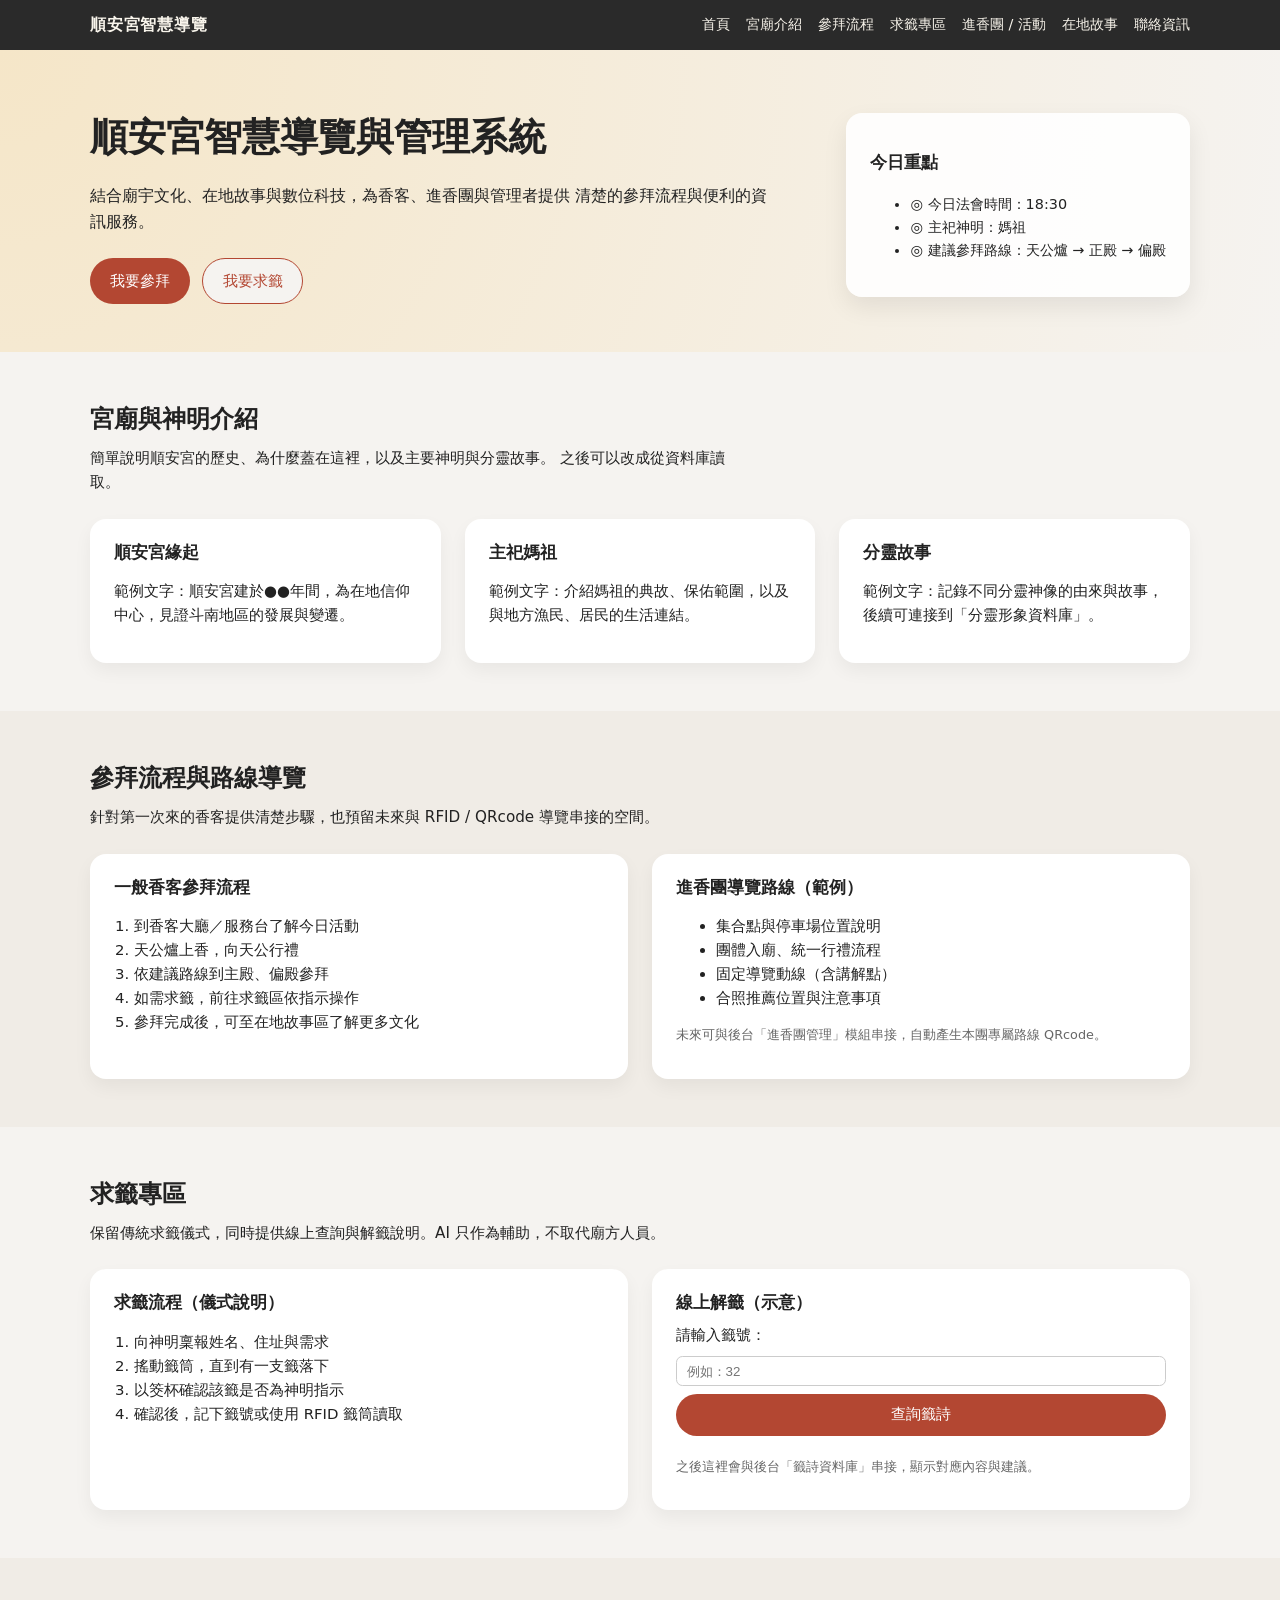
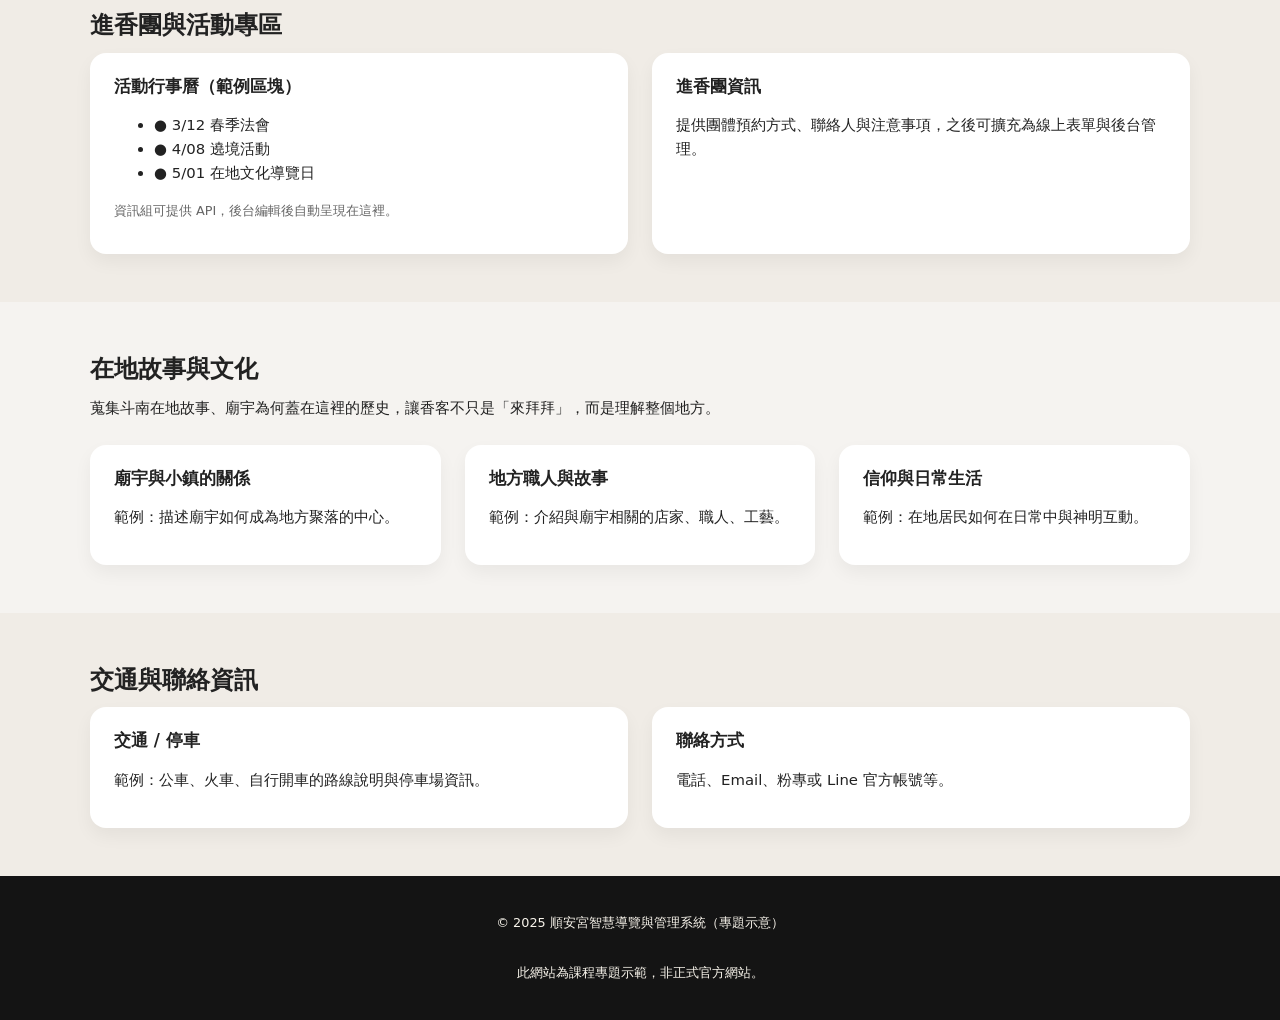
<file: index.html>
<!DOCTYPE html>
<html lang="zh-Hant">
<head>
  <meta charset="UTF-8" />
  <meta name="viewport" content="width=device-width, initial-scale=1.0" />
  <title>順安宮智慧導覽與管理系統</title>
  <link rel="stylesheet" href="css/style.css/style.css" />
</head>
<body>
  <!-- 頂部導覽列 -->
  <header class="site-header">
    <div class="container nav">
      <div class="logo">順安宮智慧導覽</div>
      <nav class="nav-links">
        <a href="#hero">首頁</a>
        <a href="#about">宮廟介紹</a>
        <a href="#flow">參拜流程</a>
        <a href="#fortune">求籤專區</a>
        <a href="#group">進香團 / 活動</a>
        <a href="#stories">在地故事</a>
        <a href="#contact">聯絡資訊</a>
      </nav>
    </div>
  </header>

  <!-- 首頁 Hero 區 -->
  <section id="hero" class="hero">
    <div class="container hero-content">
      <div class="hero-text">
        <h1>順安宮智慧導覽與管理系統</h1>
        <p>
          結合廟宇文化、在地故事與數位科技，為香客、進香團與管理者提供
          清楚的參拜流程與便利的資訊服務。
        </p>
        <div class="hero-actions">
          <a href="#flow" class="btn primary">我要參拜</a>
          <a href="#fortune" class="btn secondary">我要求籤</a>
        </div>
      </div>
      <div class="hero-side">
        <div class="hero-card">
          <h3>今日重點</h3>
          <ul>
            <li>◎ 今日法會時間：18:30</li>
            <li>◎ 主祀神明：媽祖</li>
            <li>◎ 建議參拜路線：天公爐 → 正殿 → 偏殿</li>
          </ul>
        </div>
      </div>
    </div>
  </section>

  <!-- 宮廟與神明介紹 -->
  <section id="about" class="section">
    <div class="container">
      <h2 class="section-title">宮廟與神明介紹</h2>
      <p class="section-intro">
        簡單說明順安宮的歷史、為什麼蓋在這裡，以及主要神明與分靈故事。
        之後可以改成從資料庫讀取。
      </p>
      <div class="grid-3">
        <article class="card">
          <h3>順安宮緣起</h3>
          <p>
            範例文字：順安宮建於●●年間，為在地信仰中心，見證斗南地區的發展與變遷。
          </p>
        </article>
        <article class="card">
          <h3>主祀媽祖</h3>
          <p>
            範例文字：介紹媽祖的典故、保佑範圍，以及與地方漁民、居民的生活連結。
          </p>
        </article>
        <article class="card">
          <h3>分靈故事</h3>
          <p>
            範例文字：記錄不同分靈神像的由來與故事，後續可連接到「分靈形象資料庫」。
          </p>
        </article>
      </div>
    </div>
  </section>

  <!-- 參拜流程與路線導覽 -->
  <section id="flow" class="section section-alt">
    <div class="container">
      <h2 class="section-title">參拜流程與路線導覽</h2>
      <p class="section-intro">
        針對第一次來的香客提供清楚步驟，也預留未來與 RFID / QRcode 導覽串接的空間。
      </p>
      <div class="grid-2">
        <div class="card">
          <h3>一般香客參拜流程</h3>
          <ol class="flow-list">
            <li>到香客大廳／服務台了解今日活動</li>
            <li>天公爐上香，向天公行禮</li>
            <li>依建議路線到主殿、偏殿參拜</li>
            <li>如需求籤，前往求籤區依指示操作</li>
            <li>參拜完成後，可至在地故事區了解更多文化</li>
          </ol>
        </div>
        <div class="card">
          <h3>進香團導覽路線（範例）</h3>
          <ul>
            <li>集合點與停車場位置說明</li>
            <li>團體入廟、統一行禮流程</li>
            <li>固定導覽動線（含講解點）</li>
            <li>合照推薦位置與注意事項</li>
          </ul>
          <p class="hint">
            未來可與後台「進香團管理」模組串接，自動產生本團專屬路線 QRcode。
          </p>
        </div>
      </div>
    </div>
  </section>

  <!-- 求籤專區 -->
  <section id="fortune" class="section">
    <div class="container">
      <h2 class="section-title">求籤專區</h2>
      <p class="section-intro">
        保留傳統求籤儀式，同時提供線上查詢與解籤說明。AI 只作為輔助，不取代廟方人員。
      </p>
      <div class="grid-2">
        <div class="card">
          <h3>求籤流程（儀式說明）</h3>
          <ol class="flow-list">
            <li>向神明稟報姓名、住址與需求</li>
            <li>搖動籤筒，直到有一支籤落下</li>
            <li>以筊杯確認該籤是否為神明指示</li>
            <li>確認後，記下籤號或使用 RFID 籤筒讀取</li>
          </ol>
        </div>
        <div class="card">
          <h3>線上解籤（示意）</h3>
          <form class="fortune-form">
            <label for="fortune-number">請輸入籤號：</label>
            <input
              type="number"
              id="fortune-number"
              name="fortune-number"
              placeholder="例如：32"
            />
            <button type="button" class="btn primary">
              查詢籤詩
            </button>
            <p class="hint">
              之後這裡會與後台「籤詩資料庫」串接，顯示對應內容與建議。
            </p>
          </form>
        </div>
      </div>
    </div>
  </section>

  <!-- 進香團 / 活動專區 -->
  <section id="group" class="section section-alt">
    <div class="container">
      <h2 class="section-title">進香團與活動專區</h2>
      <div class="grid-2">
        <div class="card">
          <h3>活動行事曆（範例區塊）</h3>
          <ul>
            <li>● 3/12 春季法會</li>
            <li>● 4/08 遶境活動</li>
            <li>● 5/01 在地文化導覽日</li>
          </ul>
          <p class="hint">
            資訊組可提供 API，後台編輯後自動呈現在這裡。
          </p>
        </div>
        <div class="card">
          <h3>進香團資訊</h3>
          <p>
            提供團體預約方式、聯絡人與注意事項，之後可擴充為線上表單與後台管理。
          </p>
        </div>
      </div>
    </div>
  </section>

  <!-- 在地故事與文化 -->
  <section id="stories" class="section">
    <div class="container">
      <h2 class="section-title">在地故事與文化</h2>
      <p class="section-intro">
        蒐集斗南在地故事、廟宇為何蓋在這裡的歷史，讓香客不只是「來拜拜」，而是理解整個地方。
      </p>
      <div class="grid-3">
        <article class="card">
          <h3>廟宇與小鎮的關係</h3>
          <p>範例：描述廟宇如何成為地方聚落的中心。</p>
        </article>
        <article class="card">
          <h3>地方職人與故事</h3>
          <p>範例：介紹與廟宇相關的店家、職人、工藝。</p>
        </article>
        <article class="card">
          <h3>信仰與日常生活</h3>
          <p>範例：在地居民如何在日常中與神明互動。</p>
        </article>
      </div>
    </div>
  </section>

  <!-- 聯絡資訊 -->
  <section id="contact" class="section section-alt">
    <div class="container">
      <h2 class="section-title">交通與聯絡資訊</h2>
      <div class="grid-2">
        <div class="card">
          <h3>交通 / 停車</h3>
          <p>範例：公車、火車、自行開車的路線說明與停車場資訊。</p>
        </div>
        <div class="card">
          <h3>聯絡方式</h3>
          <p>電話、Email、粉專或 Line 官方帳號等。</p>
        </div>
      </div>
    </div>
  </section>

  <!-- 頁尾 -->
  <footer class="site-footer">
    <div class="container footer-inner">
      <p>© 2025 順安宮智慧導覽與管理系統（專題示意）</p>
      <p class="footer-note">此網站為課程專題示範，非正式官方網站。</p>
    </div>
  </footer>

  <script src="js/main.js"></script>
</body>
</html>
</file>
<file: css/style.css/style.css>
*,
*::before,
*::after {
  box-sizing: border-box;
}

body {
  margin: 0;
  font-family: system-ui, -apple-system, BlinkMacSystemFont, "Segoe UI",
    sans-serif;
  line-height: 1.6;
  background-color: #f5f3f0;
  color: #222;
}

/* 共用容器 */

.container {
  width: min(1100px, 100% - 2rem);
  margin: 0 auto;
}

/* 導覽列 */

.site-header {
  position: sticky;
  top: 0;
  z-index: 100;
  background: rgba(20, 20, 20, 0.9);
  color: #f9f5ec;
  backdrop-filter: blur(6px);
}

.nav {
  display: flex;
  align-items: center;
  justify-content: space-between;
  padding: 0.75rem 0;
}

.logo {
  font-weight: 700;
  letter-spacing: 0.05em;
}

.nav-links {
  display: flex;
  gap: 1rem;
  flex-wrap: wrap;
}

.nav-links a {
  color: #f9f5ec;
  text-decoration: none;
  font-size: 0.9rem;
}

.nav-links a:hover {
  text-decoration: underline;
}

/* Hero 區 */

.hero {
  padding: 3.5rem 0 3rem;
  background: radial-gradient(circle at top left, #f5e6c8, #f5f3f0);
}

.hero-content {
  display: grid;
  grid-template-columns: minmax(0, 2fr) minmax(0, 1.1fr);
  gap: 2rem;
  align-items: center;
}

.hero-text h1 {
  margin: 0 0 1rem;
  font-size: clamp(1.9rem, 3vw, 2.4rem);
}

.hero-text p {
  margin-bottom: 1.5rem;
}

.hero-actions {
  display: flex;
  gap: 0.75rem;
  flex-wrap: wrap;
}

/* 按鈕 */

.btn {
  display: inline-flex;
  align-items: center;
  justify-content: center;
  padding: 0.6rem 1.2rem;
  border-radius: 999px;
  border: 1px solid transparent;
  font-size: 0.95rem;
  cursor: pointer;
  text-decoration: none;
}

.btn.primary {
  background: #b34732; /* 紅磚色，偏廟宇感 */
  color: #fff;
}

.btn.primary:hover {
  opacity: 0.9;
}

.btn.secondary {
  background: #f5f3f0;
  color: #b34732;
  border-color: #b34732;
}

.btn.secondary:hover {
  background: #f0e2d4;
}

/* Hero 右側卡片 */

.hero-side {
  display: flex;
  justify-content: flex-end;
}

.hero-card {
  background: rgba(255, 255, 255, 0.9);
  border-radius: 1rem;
  padding: 1.25rem 1.5rem;
  box-shadow: 0 10px 25px rgba(0, 0, 0, 0.08);
  font-size: 0.9rem;
}

/* 區塊共用設定 */

.section {
  padding: 3rem 0;
}

.section-alt {
  background: #f0ece6;
}

.section-title {
  margin: 0 0 0.5rem;
  font-size: 1.5rem;
}

.section-intro {
  margin: 0 0 1.5rem;
  max-width: 650px;
  font-size: 0.95rem;
}

/* 卡片與網格 */

.grid-2,
.grid-3 {
  display: grid;
  gap: 1.5rem;
}

.grid-2 {
  grid-template-columns: repeat(auto-fit, minmax(260px, 1fr));
}

.grid-3 {
  grid-template-columns: repeat(auto-fit, minmax(220px, 1fr));
}

.card {
  background: #ffffff;
  border-radius: 1rem;
  padding: 1.25rem 1.5rem;
  box-shadow: 0 8px 18px rgba(0, 0, 0, 0.05);
  font-size: 0.93rem;
}

.card h3 {
  margin-top: 0;
  margin-bottom: 0.5rem;
  font-size: 1.05rem;
}

.hint {
  font-size: 0.8rem;
  color: #666;
}

/* 流程清單 */

.flow-list {
  padding-left: 1.25rem;
}

/* 表單 */

.fortune-form {
  display: flex;
  flex-direction: column;
  gap: 0.5rem;
}

.fortune-form input {
  padding: 0.4rem 0.6rem;
  border-radius: 0.4rem;
  border: 1px solid #ccc;
}

/* 頁尾 */

.site-footer {
  background: #141414;
  color: #f9f5ec;
  padding: 1.5rem 0;
  font-size: 0.8rem;
}

.footer-inner {
  display: flex;
  flex-direction: column;
  gap: 0.25rem;
  text-align: center;
}

/* RWD 手機調整 */

@media (max-width: 768px) {
  .nav {
    flex-direction: column;
    align-items: flex-start;
    gap: 0.5rem;
  }

  .hero-content {
    grid-template-columns: 1fr;
  }

  .hero-side {
    justify-content: flex-start;
  }
}
</file>
